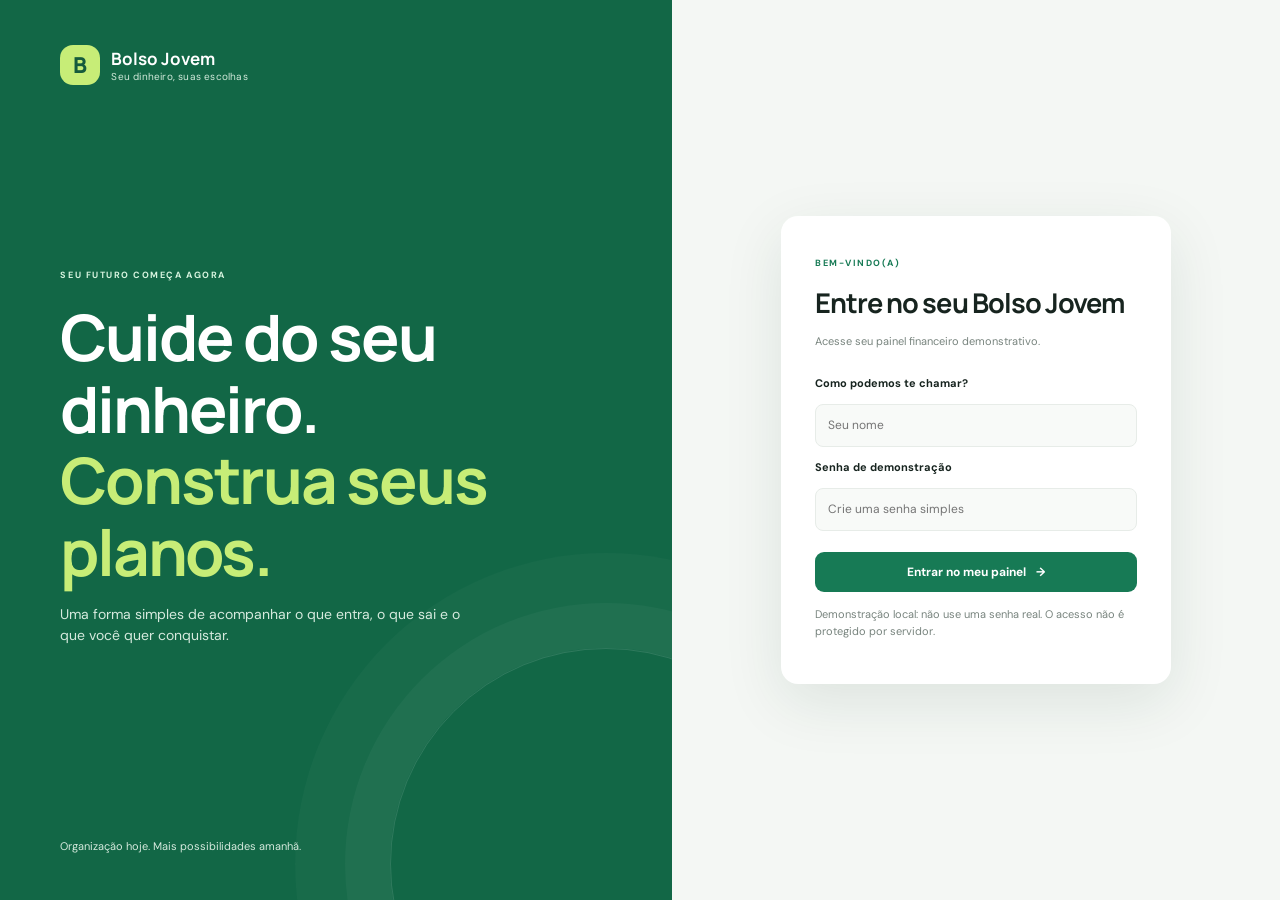
<file: index.html>
<!doctype html>
<html lang="pt-BR">
<head>
  <meta charset="utf-8">
  <meta name="viewport" content="width=device-width, initial-scale=1">
  <meta http-equiv="refresh" content="0; url=pages/login.html">
  <title>Bolso Jovem</title>
</head>
<body>
  <p>Abrindo o Bolso Jovem… <a href="pages/login.html">Clique aqui se não for redirecionado.</a></p>
  <script>window.location.replace("pages/login.html");</script>
</body>
</html>
</file>
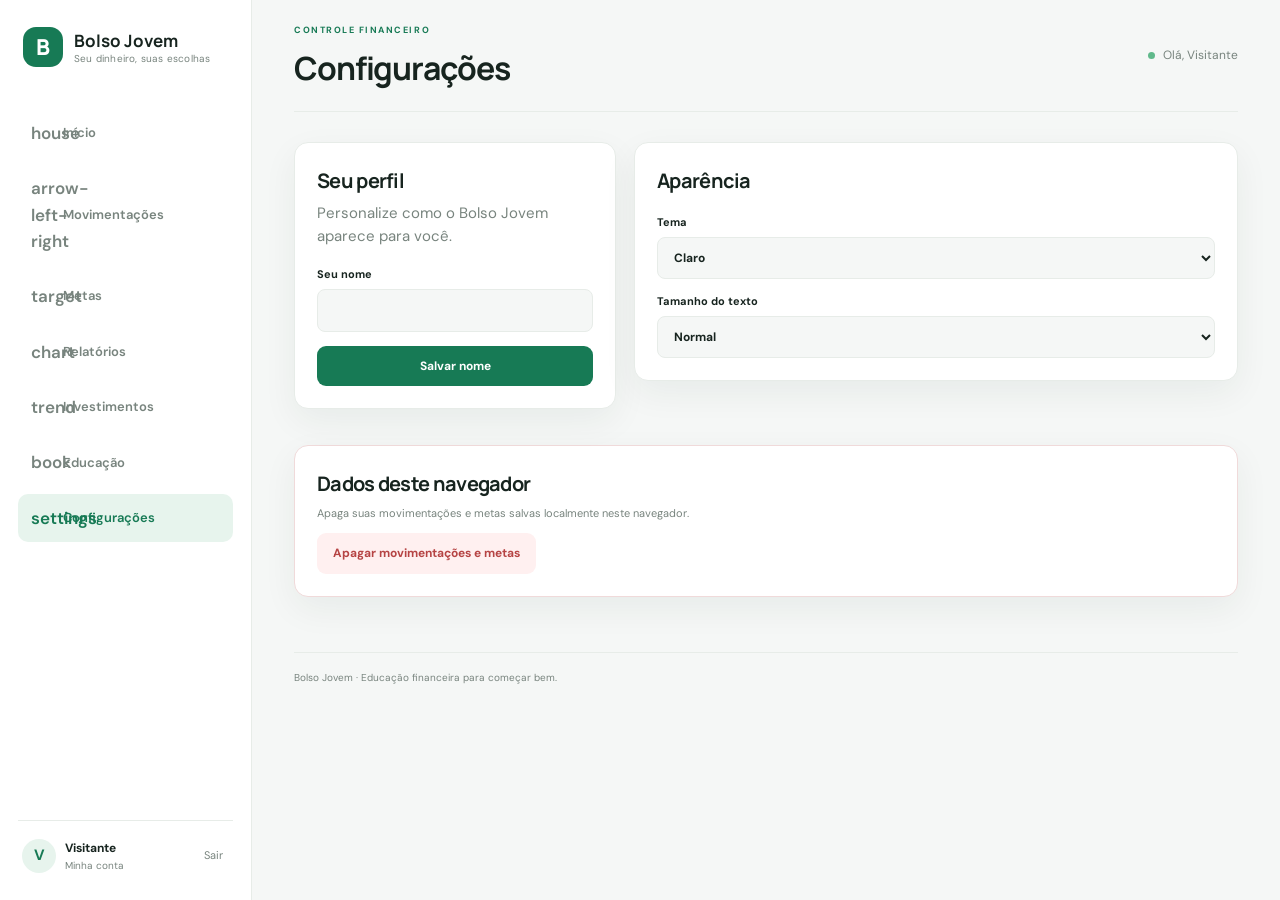
<file: pages/configuracoes.html>
<!doctype html>
<html lang="pt-BR">
<head>
  <meta charset="utf-8">
  <meta name="viewport" content="width=device-width, initial-scale=1">
  <title>Configurações | Bolso Jovem</title>
  <link rel="stylesheet" href="../assets/css/style.css">
  <script src="../assets/js/config.js"></script>
  <script src="../assets/js/dados.js"></script>
</head>
<body>
  <div class="app-shell">
    <aside class="sidebar">
      <a class="brand" href="inicio.html"><span class="brand-mark">B</span><span>Bolso <b>Jovem</b><small>Seu dinheiro, suas escolhas</small></span></a>
      <nav class="main-nav"><a class="nav-link " href="inicio.html"><span class="nav-symbol">house</span>Início</a>
<a class="nav-link " href="movimentacoes.html"><span class="nav-symbol">arrow-left-right</span>Movimentações</a>
<a class="nav-link " href="metas.html"><span class="nav-symbol">target</span>Metas</a>
<a class="nav-link " href="relatorios.html"><span class="nav-symbol">chart</span>Relatórios</a>
<a class="nav-link " href="investimentos.html"><span class="nav-symbol">trend</span>Investimentos</a>
<a class="nav-link " href="educacao.html"><span class="nav-symbol">book</span>Educação</a>
<a class="nav-link active" href="configuracoes.html"><span class="nav-symbol">settings</span>Configurações</a></nav>
      <div class="sidebar-bottom"><div class="user-mini"><span class="avatar" id="avatar-inicial">V</span><span><b id="sidebar-nome">Visitante</b><small>Minha conta</small></span></div><button class="text-button" id="sair-btn" type="button">Sair</button></div>
    </aside>
    <main class="main-content">
      <header class="topbar"><div><span class="eyebrow">CONTROLE FINANCEIRO</span><h1>Configurações</h1></div><div class="topbar-user"><span class="status-dot"></span><span id="topbar-nome">Olá!</span></div></header>
      <section class="page-content">
<div class="two-column">
 <section class="panel"><h2>Seu perfil</h2><p class="muted">Personalize como o Bolso Jovem aparece para você.</p><form id="config-form" class="stack-form"><label>Seu nome<input id="config-nome" required maxlength="40"></label><button class="btn btn-primary">Salvar nome</button></form></section>
 <section class="panel"><h2>Aparência</h2><div class="stack-form"><label>Tema<select id="tema"><option value="light">Claro</option><option value="dark">Escuro</option></select></label><label>Tamanho do texto<select id="texto"><option value="normal">Normal</option><option value="large">Grande</option></select></label></div></section>
</div>
<section class="panel danger-zone"><h2>Dados deste navegador</h2><p class="muted">Apaga suas movimentações e metas salvas localmente neste navegador.</p><button id="limpar" class="btn btn-danger">Apagar movimentações e metas</button></section>
</section>
      <footer class="footer">Bolso Jovem · Educação financeira para começar bem.</footer>
    </main>
  </div>
  <script>
    document.addEventListener('DOMContentLoaded', () => {
      const nome = BJ.getNome() || 'Visitante';
      document.querySelectorAll('#sidebar-nome,#topbar-nome').forEach(el => el.textContent = el.id === 'topbar-nome' ? `Olá, ${nome}` : nome);
      const inicial = document.getElementById('avatar-inicial');
      if (inicial) inicial.textContent = nome.trim().charAt(0).toUpperCase() || 'V';
      document.getElementById('sair-btn')?.addEventListener('click', () => { BJ.logout(); location.href='login.html'; });
    });
  </script>
  <script src="../assets/js/pages/configuracoes.js"></script>
</body>
</html>
</file>
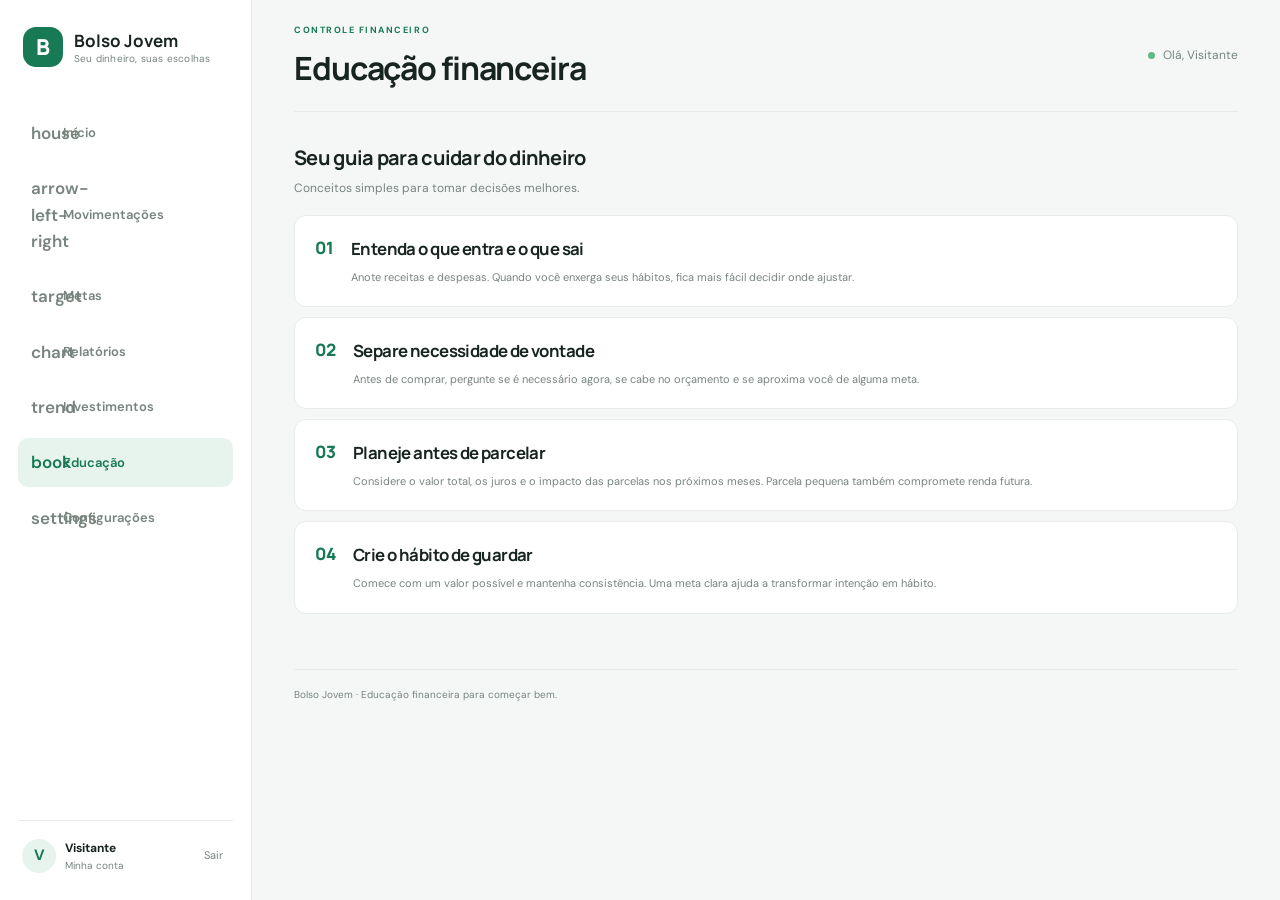
<file: pages/educacao.html>
<!doctype html>
<html lang="pt-BR">
<head>
  <meta charset="utf-8">
  <meta name="viewport" content="width=device-width, initial-scale=1">
  <title>Educação financeira | Bolso Jovem</title>
  <link rel="stylesheet" href="../assets/css/style.css">
  <script src="../assets/js/config.js"></script>
  <script src="../assets/js/dados.js"></script>
</head>
<body>
  <div class="app-shell">
    <aside class="sidebar">
      <a class="brand" href="inicio.html"><span class="brand-mark">B</span><span>Bolso <b>Jovem</b><small>Seu dinheiro, suas escolhas</small></span></a>
      <nav class="main-nav"><a class="nav-link " href="inicio.html"><span class="nav-symbol">house</span>Início</a>
<a class="nav-link " href="movimentacoes.html"><span class="nav-symbol">arrow-left-right</span>Movimentações</a>
<a class="nav-link " href="metas.html"><span class="nav-symbol">target</span>Metas</a>
<a class="nav-link " href="relatorios.html"><span class="nav-symbol">chart</span>Relatórios</a>
<a class="nav-link " href="investimentos.html"><span class="nav-symbol">trend</span>Investimentos</a>
<a class="nav-link active" href="educacao.html"><span class="nav-symbol">book</span>Educação</a>
<a class="nav-link " href="configuracoes.html"><span class="nav-symbol">settings</span>Configurações</a></nav>
      <div class="sidebar-bottom"><div class="user-mini"><span class="avatar" id="avatar-inicial">V</span><span><b id="sidebar-nome">Visitante</b><small>Minha conta</small></span></div><button class="text-button" id="sair-btn" type="button">Sair</button></div>
    </aside>
    <main class="main-content">
      <header class="topbar"><div><span class="eyebrow">CONTROLE FINANCEIRO</span><h1>Educação financeira</h1></div><div class="topbar-user"><span class="status-dot"></span><span id="topbar-nome">Olá!</span></div></header>
      <section class="page-content">
<div class="section-heading"><h2>Seu guia para cuidar do dinheiro</h2><p class="muted">Conceitos simples para tomar decisões melhores.</p></div>
<div class="lesson-list">
 <article class="lesson"><span>01</span><div><h3>Entenda o que entra e o que sai</h3><p>Anote receitas e despesas. Quando você enxerga seus hábitos, fica mais fácil decidir onde ajustar.</p></div></article>
 <article class="lesson"><span>02</span><div><h3>Separe necessidade de vontade</h3><p>Antes de comprar, pergunte se é necessário agora, se cabe no orçamento e se aproxima você de alguma meta.</p></div></article>
 <article class="lesson"><span>03</span><div><h3>Planeje antes de parcelar</h3><p>Considere o valor total, os juros e o impacto das parcelas nos próximos meses. Parcela pequena também compromete renda futura.</p></div></article>
 <article class="lesson"><span>04</span><div><h3>Crie o hábito de guardar</h3><p>Comece com um valor possível e mantenha consistência. Uma meta clara ajuda a transformar intenção em hábito.</p></div></article>
</div>
</section>
      <footer class="footer">Bolso Jovem · Educação financeira para começar bem.</footer>
    </main>
  </div>
  <script>
    document.addEventListener('DOMContentLoaded', () => {
      const nome = BJ.getNome() || 'Visitante';
      document.querySelectorAll('#sidebar-nome,#topbar-nome').forEach(el => el.textContent = el.id === 'topbar-nome' ? `Olá, ${nome}` : nome);
      const inicial = document.getElementById('avatar-inicial');
      if (inicial) inicial.textContent = nome.trim().charAt(0).toUpperCase() || 'V';
      document.getElementById('sair-btn')?.addEventListener('click', () => { BJ.logout(); location.href='login.html'; });
    });
  </script>
  
</body>
</html>
</file>
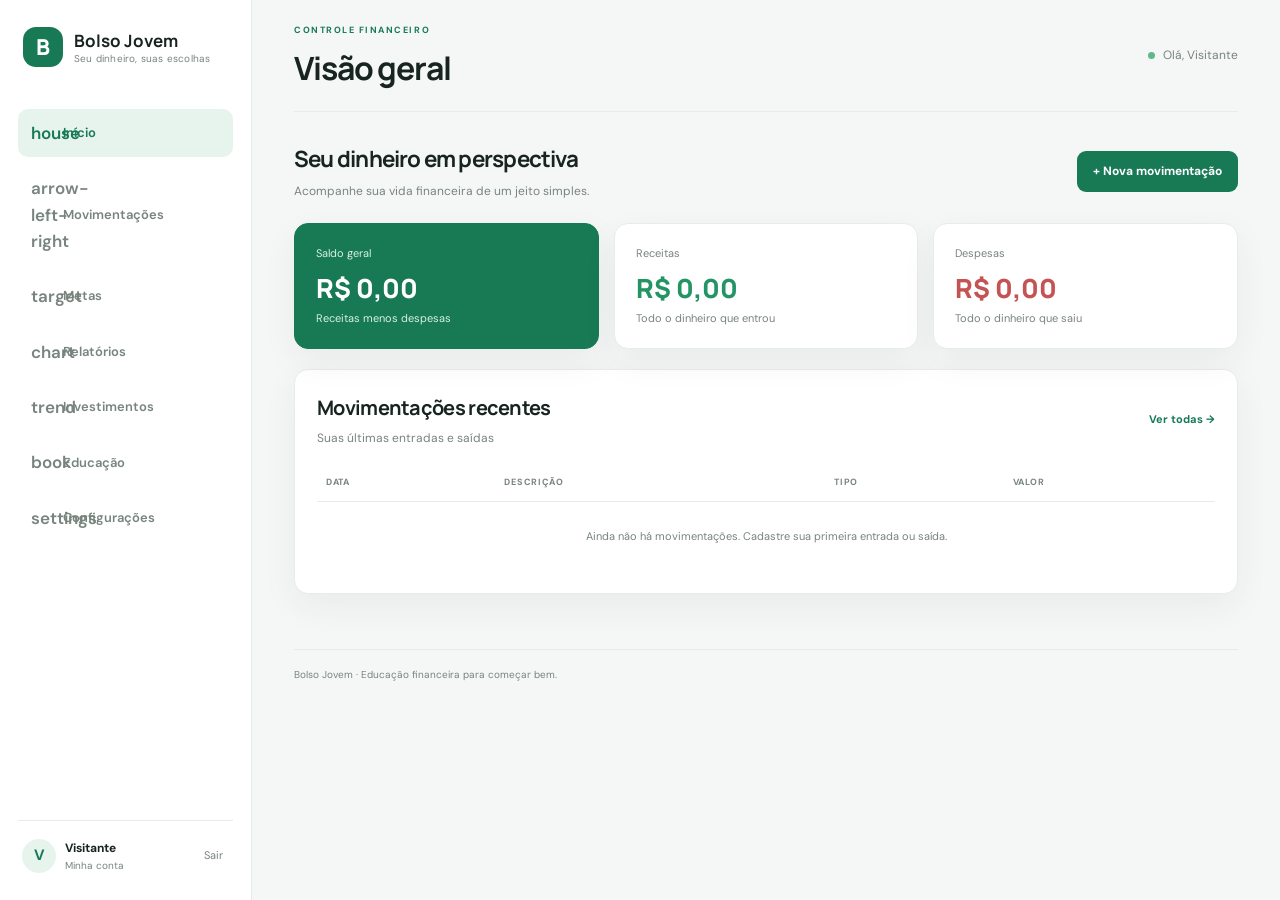
<file: pages/inicio.html>
<!doctype html>
<html lang="pt-BR">
<head>
  <meta charset="utf-8">
  <meta name="viewport" content="width=device-width, initial-scale=1">
  <title>Visão geral | Bolso Jovem</title>
  <link rel="stylesheet" href="../assets/css/style.css">
  <script src="../assets/js/config.js"></script>
  <script src="../assets/js/dados.js"></script>
</head>
<body>
  <div class="app-shell">
    <aside class="sidebar">
      <a class="brand" href="inicio.html"><span class="brand-mark">B</span><span>Bolso <b>Jovem</b><small>Seu dinheiro, suas escolhas</small></span></a>
      <nav class="main-nav"><a class="nav-link active" href="inicio.html"><span class="nav-symbol">house</span>Início</a>
<a class="nav-link " href="movimentacoes.html"><span class="nav-symbol">arrow-left-right</span>Movimentações</a>
<a class="nav-link " href="metas.html"><span class="nav-symbol">target</span>Metas</a>
<a class="nav-link " href="relatorios.html"><span class="nav-symbol">chart</span>Relatórios</a>
<a class="nav-link " href="investimentos.html"><span class="nav-symbol">trend</span>Investimentos</a>
<a class="nav-link " href="educacao.html"><span class="nav-symbol">book</span>Educação</a>
<a class="nav-link " href="configuracoes.html"><span class="nav-symbol">settings</span>Configurações</a></nav>
      <div class="sidebar-bottom"><div class="user-mini"><span class="avatar" id="avatar-inicial">V</span><span><b id="sidebar-nome">Visitante</b><small>Minha conta</small></span></div><button class="text-button" id="sair-btn" type="button">Sair</button></div>
    </aside>
    <main class="main-content">
      <header class="topbar"><div><span class="eyebrow">CONTROLE FINANCEIRO</span><h1>Visão geral</h1></div><div class="topbar-user"><span class="status-dot"></span><span id="topbar-nome">Olá!</span></div></header>
      <section class="page-content">
<div class="welcome-row"><div><h2>Seu dinheiro em perspectiva</h2><p class="muted">Acompanhe sua vida financeira de um jeito simples.</p></div><a class="btn btn-primary" href="movimentacoes.html">+ Nova movimentação</a></div>
<div class="stats-grid">
 <article class="stat-card featured"><span>Saldo geral</span><strong id="saldo">R$ 0,00</strong><small>Receitas menos despesas</small></article>
 <article class="stat-card"><span>Receitas</span><strong id="receitas" class="positive">R$ 0,00</strong><small>Todo o dinheiro que entrou</small></article>
 <article class="stat-card"><span>Despesas</span><strong id="despesas" class="negative">R$ 0,00</strong><small>Todo o dinheiro que saiu</small></article>
</div>
<section class="panel"><div class="panel-heading"><div><h2>Movimentações recentes</h2><p class="muted">Suas últimas entradas e saídas</p></div><a class="inline-link" href="movimentacoes.html">Ver todas →</a></div>
<div class="table-wrap"><table><thead><tr><th>Data</th><th>Descrição</th><th>Tipo</th><th>Valor</th></tr></thead><tbody id="recentes"></tbody></table></div></section>
</section>
      <footer class="footer">Bolso Jovem · Educação financeira para começar bem.</footer>
    </main>
  </div>
  <script>
    document.addEventListener('DOMContentLoaded', () => {
      const nome = BJ.getNome() || 'Visitante';
      document.querySelectorAll('#sidebar-nome,#topbar-nome').forEach(el => el.textContent = el.id === 'topbar-nome' ? `Olá, ${nome}` : nome);
      const inicial = document.getElementById('avatar-inicial');
      if (inicial) inicial.textContent = nome.trim().charAt(0).toUpperCase() || 'V';
      document.getElementById('sair-btn')?.addEventListener('click', () => { BJ.logout(); location.href='login.html'; });
    });
  </script>
  <script src="../assets/js/pages/inicio.js"></script>
</body>
</html>
</file>
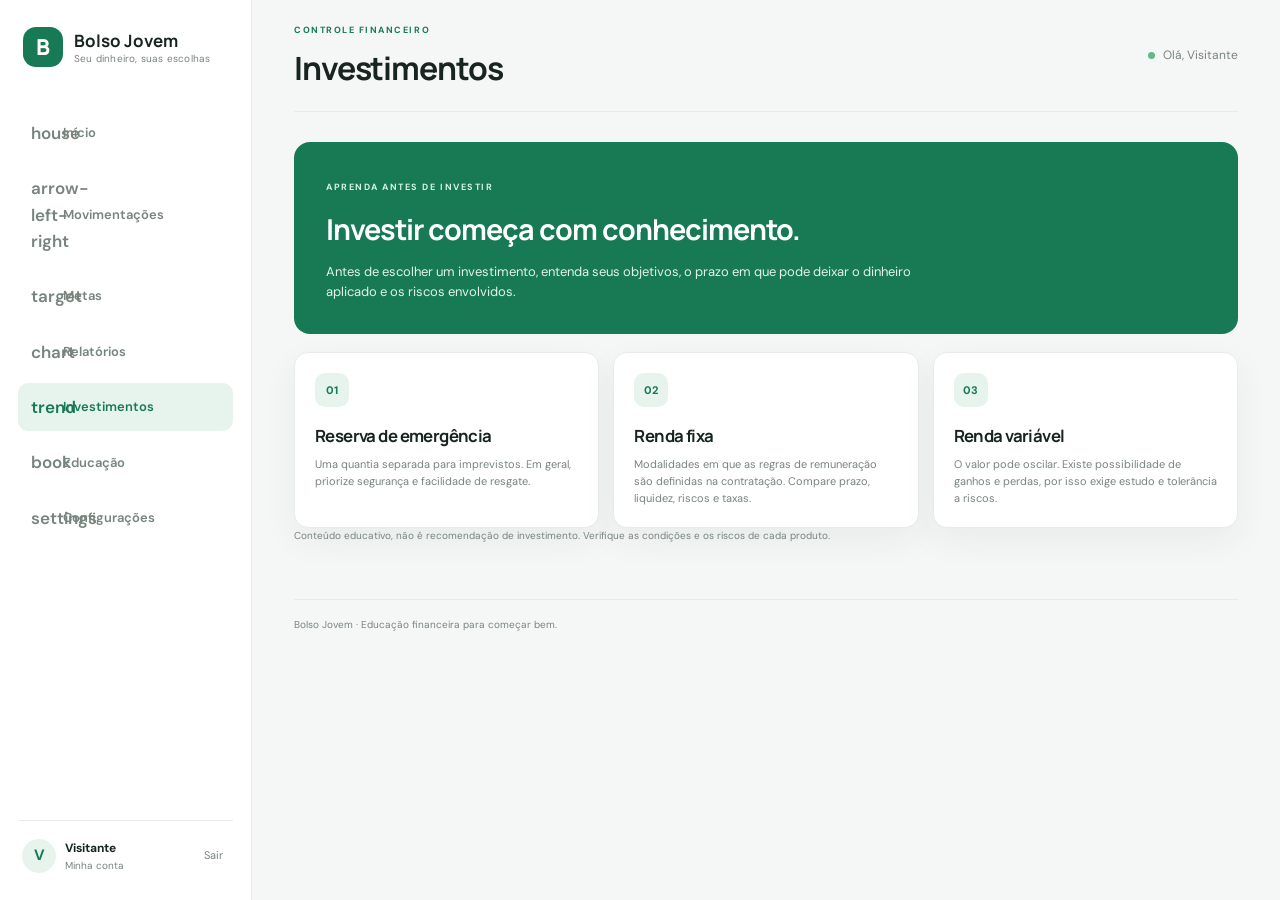
<file: pages/investimentos.html>
<!doctype html>
<html lang="pt-BR">
<head>
  <meta charset="utf-8">
  <meta name="viewport" content="width=device-width, initial-scale=1">
  <title>Investimentos | Bolso Jovem</title>
  <link rel="stylesheet" href="../assets/css/style.css">
  <script src="../assets/js/config.js"></script>
  <script src="../assets/js/dados.js"></script>
</head>
<body>
  <div class="app-shell">
    <aside class="sidebar">
      <a class="brand" href="inicio.html"><span class="brand-mark">B</span><span>Bolso <b>Jovem</b><small>Seu dinheiro, suas escolhas</small></span></a>
      <nav class="main-nav"><a class="nav-link " href="inicio.html"><span class="nav-symbol">house</span>Início</a>
<a class="nav-link " href="movimentacoes.html"><span class="nav-symbol">arrow-left-right</span>Movimentações</a>
<a class="nav-link " href="metas.html"><span class="nav-symbol">target</span>Metas</a>
<a class="nav-link " href="relatorios.html"><span class="nav-symbol">chart</span>Relatórios</a>
<a class="nav-link active" href="investimentos.html"><span class="nav-symbol">trend</span>Investimentos</a>
<a class="nav-link " href="educacao.html"><span class="nav-symbol">book</span>Educação</a>
<a class="nav-link " href="configuracoes.html"><span class="nav-symbol">settings</span>Configurações</a></nav>
      <div class="sidebar-bottom"><div class="user-mini"><span class="avatar" id="avatar-inicial">V</span><span><b id="sidebar-nome">Visitante</b><small>Minha conta</small></span></div><button class="text-button" id="sair-btn" type="button">Sair</button></div>
    </aside>
    <main class="main-content">
      <header class="topbar"><div><span class="eyebrow">CONTROLE FINANCEIRO</span><h1>Investimentos</h1></div><div class="topbar-user"><span class="status-dot"></span><span id="topbar-nome">Olá!</span></div></header>
      <section class="page-content">
<section class="hero-card"><span class="eyebrow light">APRENDA ANTES DE INVESTIR</span><h2>Investir começa com conhecimento.</h2><p>Antes de escolher um investimento, entenda seus objetivos, o prazo em que pode deixar o dinheiro aplicado e os riscos envolvidos.</p></section>
<div class="cards-grid">
 <article class="info-card"><span class="info-icon">01</span><h3>Reserva de emergência</h3><p>Uma quantia separada para imprevistos. Em geral, priorize segurança e facilidade de resgate.</p></article>
 <article class="info-card"><span class="info-icon">02</span><h3>Renda fixa</h3><p>Modalidades em que as regras de remuneração são definidas na contratação. Compare prazo, liquidez, riscos e taxas.</p></article>
 <article class="info-card"><span class="info-icon">03</span><h3>Renda variável</h3><p>O valor pode oscilar. Existe possibilidade de ganhos e perdas, por isso exige estudo e tolerância a riscos.</p></article>
</div><p class="tiny muted">Conteúdo educativo, não é recomendação de investimento. Verifique as condições e os riscos de cada produto.</p>
</section>
      <footer class="footer">Bolso Jovem · Educação financeira para começar bem.</footer>
    </main>
  </div>
  <script>
    document.addEventListener('DOMContentLoaded', () => {
      const nome = BJ.getNome() || 'Visitante';
      document.querySelectorAll('#sidebar-nome,#topbar-nome').forEach(el => el.textContent = el.id === 'topbar-nome' ? `Olá, ${nome}` : nome);
      const inicial = document.getElementById('avatar-inicial');
      if (inicial) inicial.textContent = nome.trim().charAt(0).toUpperCase() || 'V';
      document.getElementById('sair-btn')?.addEventListener('click', () => { BJ.logout(); location.href='login.html'; });
    });
  </script>
  
</body>
</html>
</file>
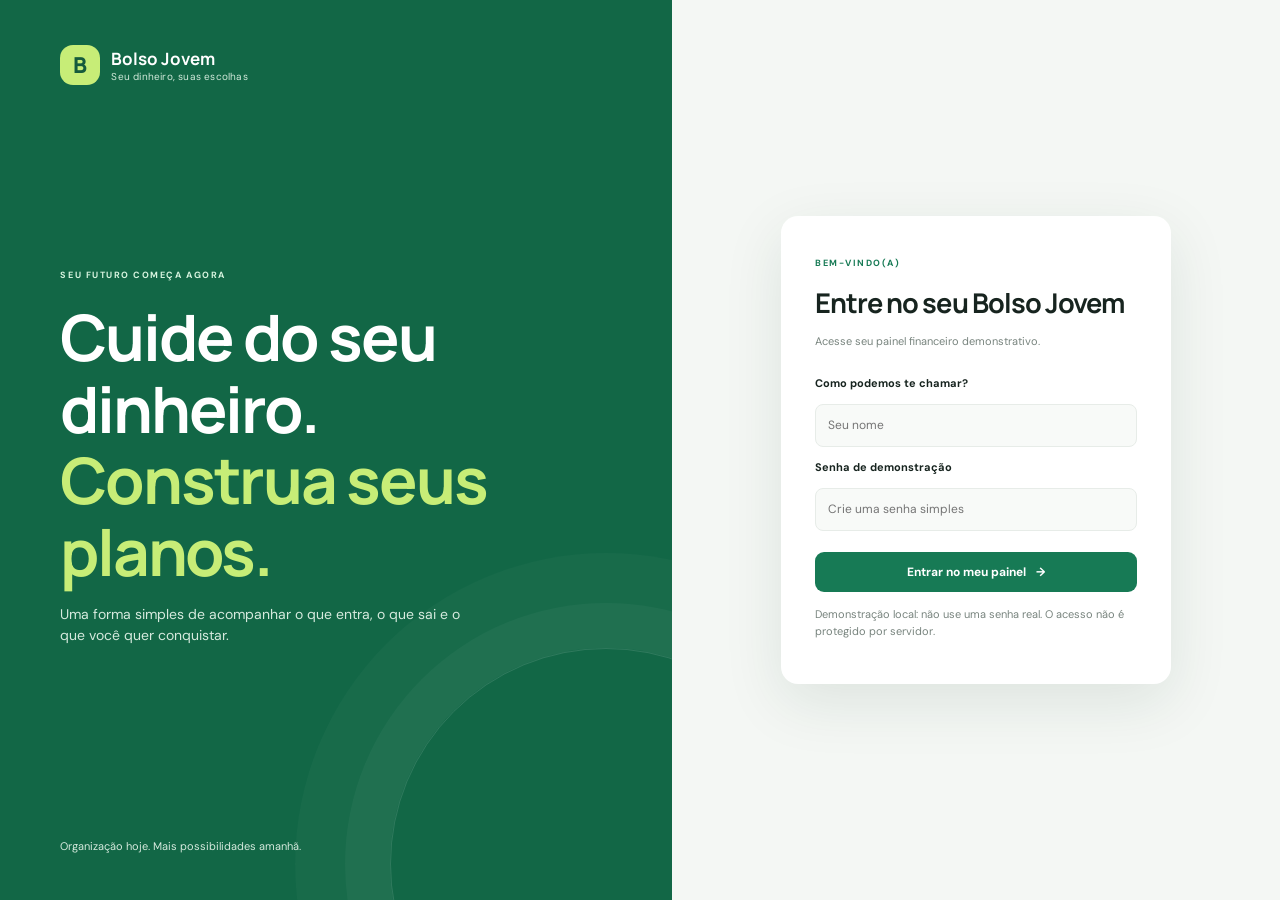
<file: pages/login.html>
<!doctype html>
<html lang="pt-BR">
<head>
  <meta charset="utf-8"><meta name="viewport" content="width=device-width, initial-scale=1">
  <title>Entrar | Bolso Jovem</title><link rel="stylesheet" href="../assets/css/style.css">
  <script src="../assets/js/config.js"></script><script src="../assets/js/dados.js"></script>
</head>
<body class="login-page">
  <main class="login-layout">
    <section class="login-intro"><a class="brand brand-light" href="../index.html"><span class="brand-mark">B</span><span>Bolso <b>Jovem</b><small>Seu dinheiro, suas escolhas</small></span></a>
      <div class="intro-copy"><span class="eyebrow light">SEU FUTURO COMEÇA AGORA</span><h1>Cuide do seu dinheiro.<br><em>Construa seus planos.</em></h1><p>Uma forma simples de acompanhar o que entra, o que sai e o que você quer conquistar.</p></div>
      <div class="intro-note">Organização hoje. Mais possibilidades amanhã.</div>
    </section>
    <section class="login-panel"><div class="login-card"><span class="eyebrow">BEM-VINDO(A)</span><h2>Entre no seu Bolso Jovem</h2><p class="muted">Acesse seu painel financeiro demonstrativo.</p>
      <form id="login-form"><label for="nome">Como podemos te chamar?</label><input id="nome" name="nome" placeholder="Seu nome" required maxlength="40"><label for="senha">Senha de demonstração</label><input id="senha" name="senha" type="password" placeholder="Crie uma senha simples" required minlength="4"><button class="btn btn-primary btn-full" type="submit">Entrar no meu painel <span>→</span></button></form>
      <p class="tiny muted">Demonstração local: não use uma senha real. O acesso não é protegido por servidor.</p><p id="login-erro" class="form-error" role="alert"></p>
    </div></section>
  </main>
  <script src="../assets/js/pages/login.js"></script>
</body></html>
</file>
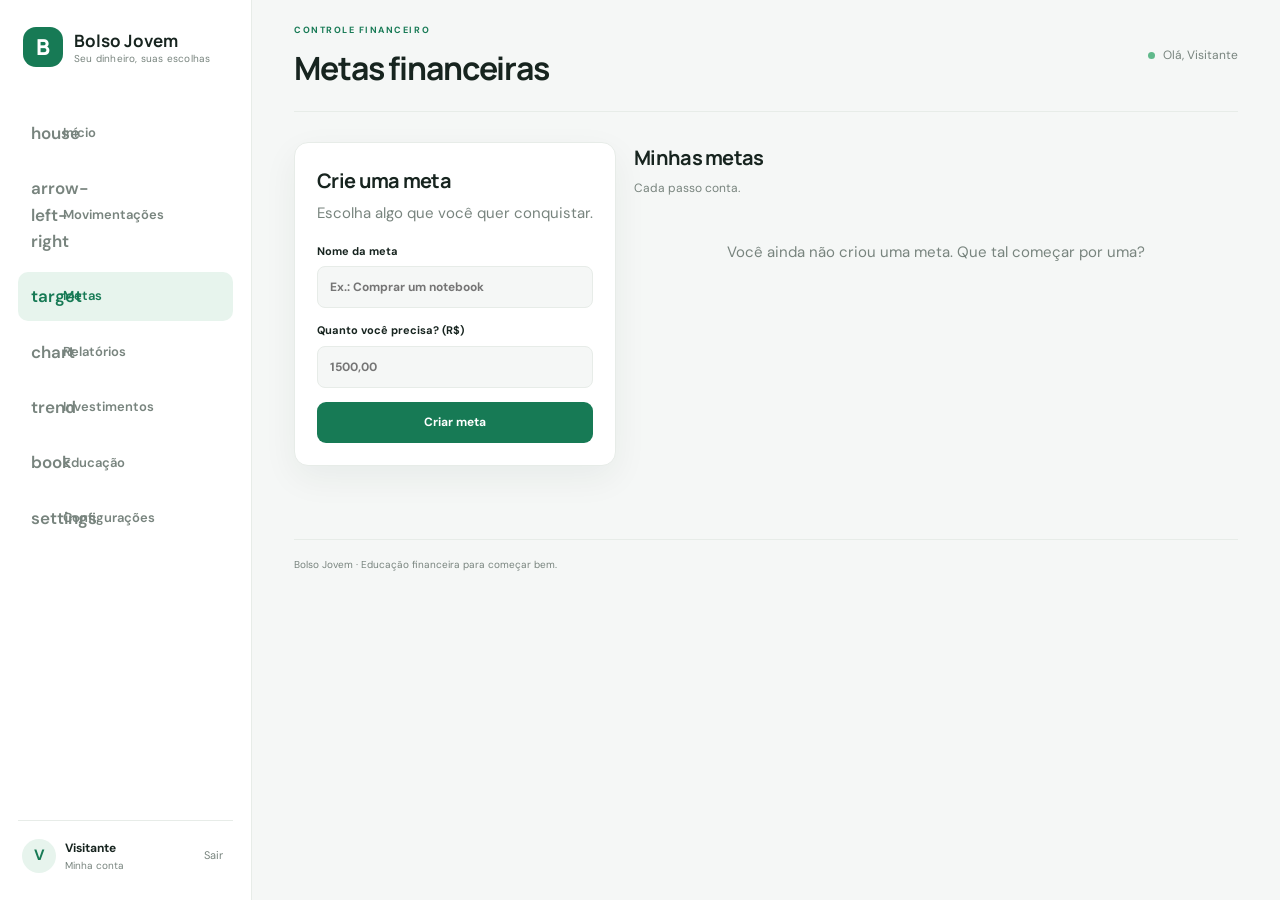
<file: pages/metas.html>
<!doctype html>
<html lang="pt-BR">
<head>
  <meta charset="utf-8">
  <meta name="viewport" content="width=device-width, initial-scale=1">
  <title>Metas financeiras | Bolso Jovem</title>
  <link rel="stylesheet" href="../assets/css/style.css">
  <script src="../assets/js/config.js"></script>
  <script src="../assets/js/dados.js"></script>
</head>
<body>
  <div class="app-shell">
    <aside class="sidebar">
      <a class="brand" href="inicio.html"><span class="brand-mark">B</span><span>Bolso <b>Jovem</b><small>Seu dinheiro, suas escolhas</small></span></a>
      <nav class="main-nav"><a class="nav-link " href="inicio.html"><span class="nav-symbol">house</span>Início</a>
<a class="nav-link " href="movimentacoes.html"><span class="nav-symbol">arrow-left-right</span>Movimentações</a>
<a class="nav-link active" href="metas.html"><span class="nav-symbol">target</span>Metas</a>
<a class="nav-link " href="relatorios.html"><span class="nav-symbol">chart</span>Relatórios</a>
<a class="nav-link " href="investimentos.html"><span class="nav-symbol">trend</span>Investimentos</a>
<a class="nav-link " href="educacao.html"><span class="nav-symbol">book</span>Educação</a>
<a class="nav-link " href="configuracoes.html"><span class="nav-symbol">settings</span>Configurações</a></nav>
      <div class="sidebar-bottom"><div class="user-mini"><span class="avatar" id="avatar-inicial">V</span><span><b id="sidebar-nome">Visitante</b><small>Minha conta</small></span></div><button class="text-button" id="sair-btn" type="button">Sair</button></div>
    </aside>
    <main class="main-content">
      <header class="topbar"><div><span class="eyebrow">CONTROLE FINANCEIRO</span><h1>Metas financeiras</h1></div><div class="topbar-user"><span class="status-dot"></span><span id="topbar-nome">Olá!</span></div></header>
      <section class="page-content">
<div class="two-column">
 <section class="panel form-panel"><h2>Crie uma meta</h2><p class="muted">Escolha algo que você quer conquistar.</p><form id="meta-form" class="stack-form"><label>Nome da meta<input name="nome" placeholder="Ex.: Comprar um notebook" required maxlength="60"></label><label>Quanto você precisa? (R$)<input name="alvo" type="number" min="0.01" step="0.01" placeholder="1500,00" required></label><button class="btn btn-primary">Criar meta</button></form></section>
 <section><div class="section-heading"><h2>Minhas metas</h2><p class="muted">Cada passo conta.</p></div><div id="metas-lista" class="goal-list"></div></section>
</div>
</section>
      <footer class="footer">Bolso Jovem · Educação financeira para começar bem.</footer>
    </main>
  </div>
  <script>
    document.addEventListener('DOMContentLoaded', () => {
      const nome = BJ.getNome() || 'Visitante';
      document.querySelectorAll('#sidebar-nome,#topbar-nome').forEach(el => el.textContent = el.id === 'topbar-nome' ? `Olá, ${nome}` : nome);
      const inicial = document.getElementById('avatar-inicial');
      if (inicial) inicial.textContent = nome.trim().charAt(0).toUpperCase() || 'V';
      document.getElementById('sair-btn')?.addEventListener('click', () => { BJ.logout(); location.href='login.html'; });
    });
  </script>
  <script src="../assets/js/pages/metas.js"></script>
</body>
</html>
</file>
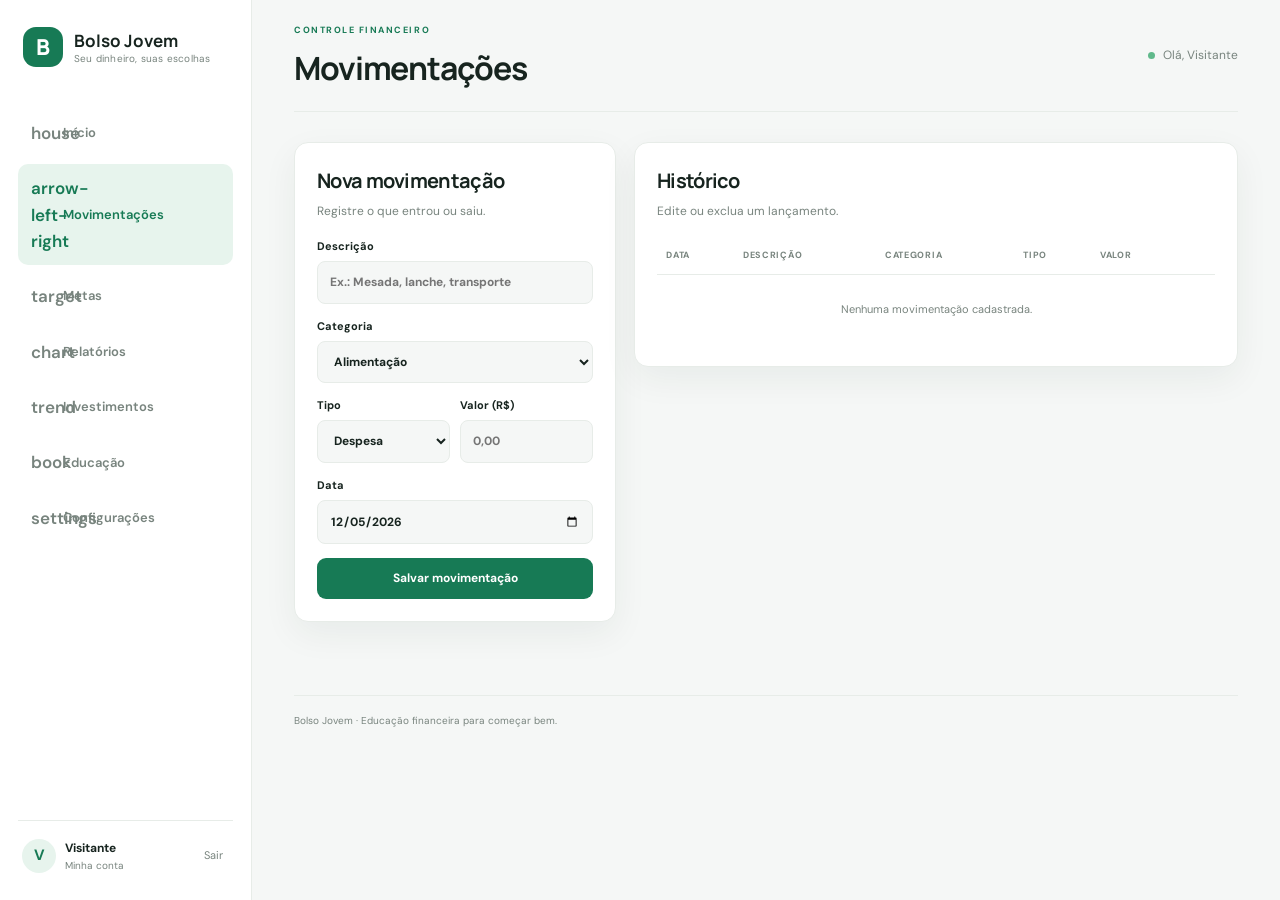
<file: pages/movimentacoes.html>
<!doctype html>
<html lang="pt-BR">
<head>
  <meta charset="utf-8">
  <meta name="viewport" content="width=device-width, initial-scale=1">
  <title>Movimentações | Bolso Jovem</title>
  <link rel="stylesheet" href="../assets/css/style.css">
  <script src="../assets/js/config.js"></script>
  <script src="../assets/js/dados.js"></script>
</head>
<body>
  <div class="app-shell">
    <aside class="sidebar">
      <a class="brand" href="inicio.html"><span class="brand-mark">B</span><span>Bolso <b>Jovem</b><small>Seu dinheiro, suas escolhas</small></span></a>
      <nav class="main-nav"><a class="nav-link " href="inicio.html"><span class="nav-symbol">house</span>Início</a>
<a class="nav-link active" href="movimentacoes.html"><span class="nav-symbol">arrow-left-right</span>Movimentações</a>
<a class="nav-link " href="metas.html"><span class="nav-symbol">target</span>Metas</a>
<a class="nav-link " href="relatorios.html"><span class="nav-symbol">chart</span>Relatórios</a>
<a class="nav-link " href="investimentos.html"><span class="nav-symbol">trend</span>Investimentos</a>
<a class="nav-link " href="educacao.html"><span class="nav-symbol">book</span>Educação</a>
<a class="nav-link " href="configuracoes.html"><span class="nav-symbol">settings</span>Configurações</a></nav>
      <div class="sidebar-bottom"><div class="user-mini"><span class="avatar" id="avatar-inicial">V</span><span><b id="sidebar-nome">Visitante</b><small>Minha conta</small></span></div><button class="text-button" id="sair-btn" type="button">Sair</button></div>
    </aside>
    <main class="main-content">
      <header class="topbar"><div><span class="eyebrow">CONTROLE FINANCEIRO</span><h1>Movimentações</h1></div><div class="topbar-user"><span class="status-dot"></span><span id="topbar-nome">Olá!</span></div></header>
      <section class="page-content">
<div class="two-column">
 <section class="panel form-panel"><div class="panel-heading"><div><h2 id="form-titulo">Nova movimentação</h2><p class="muted">Registre o que entrou ou saiu.</p></div></div>
 <form id="mov-form" class="stack-form"><input type="hidden" id="mov-id"><label>Descrição<input name="descricao" placeholder="Ex.: Mesada, lanche, transporte" required maxlength="70"></label><label>Categoria<select name="categoria"><option>Alimentação</option><option>Transporte</option><option>Educação</option><option>Lazer</option><option>Moradia</option><option>Saúde</option><option>Salário / mesada</option><option>Outros</option></select></label><div class="form-grid"><label>Tipo<select name="tipo"><option value="despesa">Despesa</option><option value="receita">Receita</option></select></label><label>Valor (R$)<input name="valor" type="number" min="0.01" step="0.01" placeholder="0,00" required></label></div><label>Data<input name="data" type="date" required></label><button class="btn btn-primary" type="submit">Salvar movimentação</button></form></section>
 <section class="panel"><div class="panel-heading"><div><h2>Histórico</h2><p class="muted">Edite ou exclua um lançamento.</p></div></div><div class="table-wrap"><table><thead><tr><th>Data</th><th>Descrição</th><th>Categoria</th><th>Tipo</th><th>Valor</th><th></th></tr></thead><tbody id="mov-lista"></tbody></table></div></section>
</div>
</section>
      <footer class="footer">Bolso Jovem · Educação financeira para começar bem.</footer>
    </main>
  </div>
  <script>
    document.addEventListener('DOMContentLoaded', () => {
      const nome = BJ.getNome() || 'Visitante';
      document.querySelectorAll('#sidebar-nome,#topbar-nome').forEach(el => el.textContent = el.id === 'topbar-nome' ? `Olá, ${nome}` : nome);
      const inicial = document.getElementById('avatar-inicial');
      if (inicial) inicial.textContent = nome.trim().charAt(0).toUpperCase() || 'V';
      document.getElementById('sair-btn')?.addEventListener('click', () => { BJ.logout(); location.href='login.html'; });
    });
  </script>
  <script src="../assets/js/pages/movimentacoes.js"></script>
</body>
</html>
</file>
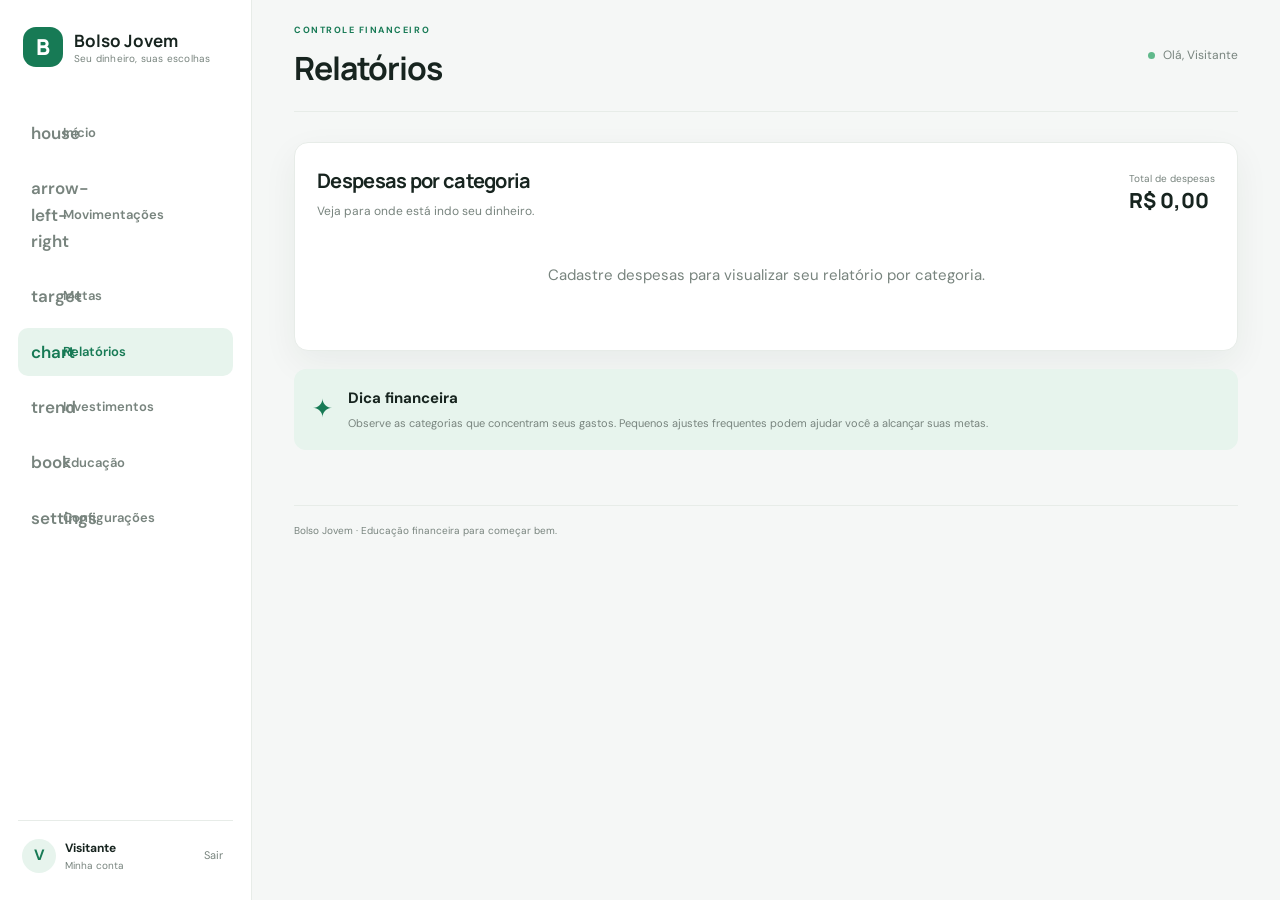
<file: pages/relatorios.html>
<!doctype html>
<html lang="pt-BR">
<head>
  <meta charset="utf-8">
  <meta name="viewport" content="width=device-width, initial-scale=1">
  <title>Relatórios | Bolso Jovem</title>
  <link rel="stylesheet" href="../assets/css/style.css">
  <script src="../assets/js/config.js"></script>
  <script src="../assets/js/dados.js"></script>
</head>
<body>
  <div class="app-shell">
    <aside class="sidebar">
      <a class="brand" href="inicio.html"><span class="brand-mark">B</span><span>Bolso <b>Jovem</b><small>Seu dinheiro, suas escolhas</small></span></a>
      <nav class="main-nav"><a class="nav-link " href="inicio.html"><span class="nav-symbol">house</span>Início</a>
<a class="nav-link " href="movimentacoes.html"><span class="nav-symbol">arrow-left-right</span>Movimentações</a>
<a class="nav-link " href="metas.html"><span class="nav-symbol">target</span>Metas</a>
<a class="nav-link active" href="relatorios.html"><span class="nav-symbol">chart</span>Relatórios</a>
<a class="nav-link " href="investimentos.html"><span class="nav-symbol">trend</span>Investimentos</a>
<a class="nav-link " href="educacao.html"><span class="nav-symbol">book</span>Educação</a>
<a class="nav-link " href="configuracoes.html"><span class="nav-symbol">settings</span>Configurações</a></nav>
      <div class="sidebar-bottom"><div class="user-mini"><span class="avatar" id="avatar-inicial">V</span><span><b id="sidebar-nome">Visitante</b><small>Minha conta</small></span></div><button class="text-button" id="sair-btn" type="button">Sair</button></div>
    </aside>
    <main class="main-content">
      <header class="topbar"><div><span class="eyebrow">CONTROLE FINANCEIRO</span><h1>Relatórios</h1></div><div class="topbar-user"><span class="status-dot"></span><span id="topbar-nome">Olá!</span></div></header>
      <section class="page-content">
<section class="panel report-panel"><div class="panel-heading"><div><h2>Despesas por categoria</h2><p class="muted">Veja para onde está indo seu dinheiro.</p></div><div class="report-total"><small>Total de despesas</small><strong id="total-gastos">R$ 0,00</strong></div></div><div id="categorias" class="report-list"></div></section>
<div class="tip-card"><span class="tip-icon">✦</span><div><b>Dica financeira</b><p>Observe as categorias que concentram seus gastos. Pequenos ajustes frequentes podem ajudar você a alcançar suas metas.</p></div></div>
</section>
      <footer class="footer">Bolso Jovem · Educação financeira para começar bem.</footer>
    </main>
  </div>
  <script>
    document.addEventListener('DOMContentLoaded', () => {
      const nome = BJ.getNome() || 'Visitante';
      document.querySelectorAll('#sidebar-nome,#topbar-nome').forEach(el => el.textContent = el.id === 'topbar-nome' ? `Olá, ${nome}` : nome);
      const inicial = document.getElementById('avatar-inicial');
      if (inicial) inicial.textContent = nome.trim().charAt(0).toUpperCase() || 'V';
      document.getElementById('sair-btn')?.addEventListener('click', () => { BJ.logout(); location.href='login.html'; });
    });
  </script>
  <script src="../assets/js/pages/relatorios.js"></script>
</body>
</html>
</file>
<file: assets/css/style.css>
@import url('https://fonts.googleapis.com/css2?family=DM+Sans:wght@400;500;600;700&family=Manrope:wght@400;500;600;700;800&display=swap');
:root{--bg:#f5f7f6;--surface:#fff;--text:#17241f;--muted:#78847e;--line:#e7ece8;--green:#177a55;--green2:#e7f4ed;--lime:#c7ed77;--red:#c65353;--shadow:0 12px 35px rgba(24,55,40,.06)}
:root[data-theme="dark"]{--bg:#121a16;--surface:#1c2821;--text:#edf5ef;--muted:#a4b2a9;--line:#304037;--green:#7fd5a8;--green2:#263c30;--red:#ff8989;--shadow:none}
:root[data-text="large"]{font-size:18px}
*{box-sizing:border-box}body{margin:0;background:var(--bg);color:var(--text);font-family:'DM Sans',sans-serif;font-size:15px;line-height:1.55}h1,h2,h3,p{margin-top:0}h1,h2,h3{font-family:Manrope,sans-serif;letter-spacing:-.035em}h1{font-size:2rem;margin:.25rem 0 0}h2{font-size:1.25rem;margin-bottom:.35rem}h3{font-size:1.05rem;margin-bottom:.3rem}a{color:inherit;text-decoration:none}button,input,select{font:inherit}.app-shell{min-height:100vh}.sidebar{position:fixed;inset:0 auto 0 0;width:252px;background:var(--surface);border-right:1px solid var(--line);padding:27px 18px;display:flex;flex-direction:column;z-index:3}.brand{display:flex;align-items:center;gap:11px;font:700 17px Manrope;margin:0 5px 42px}.brand small{display:block;font:400 10px 'DM Sans';color:var(--muted);letter-spacing:.02em}.brand-mark{width:40px;height:40px;border-radius:13px;background:var(--green);color:white;display:grid;place-items:center;font:800 22px Manrope}.main-nav{display:grid;gap:7px}.nav-link{display:flex;align-items:center;gap:13px;padding:11px 13px;border-radius:10px;color:var(--muted);font-weight:600;font-size:13px}.nav-link:hover,.nav-link.active{background:var(--green2);color:var(--green)}.nav-symbol{width:19px;text-align:center;font-size:17px}.sidebar-bottom{margin-top:auto;border-top:1px solid var(--line);padding:18px 4px 0;display:flex;align-items:center;gap:9px}.user-mini{display:flex;align-items:center;gap:9px;min-width:0;flex:1}.user-mini b,.user-mini small{display:block}.user-mini b{font-size:12px}.user-mini small{font-size:10px;color:var(--muted)}.avatar{width:34px;height:34px;border-radius:50%;background:var(--green2);color:var(--green);display:grid;place-items:center;font-weight:700}.text-button{border:0;background:none;color:var(--muted);font-size:11px;cursor:pointer}.main-content{margin-left:252px;min-height:100vh;padding:0 42px}.topbar{height:112px;display:flex;align-items:center;justify-content:space-between;border-bottom:1px solid var(--line)}.eyebrow{font-size:9px;letter-spacing:.17em;font-weight:700;color:var(--green)}.topbar-user{font-size:12px;color:var(--muted);display:flex;align-items:center;gap:8px}.status-dot{width:7px;height:7px;border-radius:50%;background:#60b98b}.page-content{max-width:1160px;margin:30px auto 55px}.footer{border-top:1px solid var(--line);padding:17px 0;color:var(--muted);font-size:10px}.muted{color:var(--muted)}.tiny{font-size:10px}.welcome-row,.panel-heading,.goal-top,.report-label{display:flex;justify-content:space-between;align-items:center;gap:15px}.welcome-row{margin-bottom:22px}.welcome-row h2{font-size:1.4rem}.welcome-row p,.panel-heading p{margin:0;font-size:12px}.btn{display:inline-flex;align-items:center;justify-content:center;gap:10px;border:0;border-radius:9px;padding:11px 16px;font-weight:700;font-size:12px;cursor:pointer;transition:.2s}.btn:hover{transform:translateY(-1px);filter:brightness(.98)}.btn-primary{background:var(--green);color:white}.btn-secondary{background:var(--green2);color:var(--green)}.btn-danger{background:#fff0f0;color:#b64444}.btn-small{padding:8px 11px;font-size:10px}.btn-full{width:100%;margin-top:9px}.stats-grid{display:grid;grid-template-columns:repeat(3,1fr);gap:15px;margin-bottom:20px}.stat-card,.panel,.info-card,.goal-card{background:var(--surface);border:1px solid var(--line);border-radius:14px;box-shadow:var(--shadow)}.stat-card{padding:21px}.stat-card span,.stat-card small{display:block;color:var(--muted);font-size:11px}.stat-card strong{display:block;font:800 1.65rem Manrope;margin:8px 0 4px}.stat-card.featured{background:var(--green);color:white;border-color:var(--green)}.stat-card.featured span,.stat-card.featured small{color:#d8f1e2}.positive,.amount.receita{color:#239565}.negative,.amount.despesa{color:var(--red)}.featured strong{color:white}.panel{padding:22px;margin-bottom:18px}.panel-heading{margin-bottom:18px}.inline-link{font-size:11px;font-weight:700;color:var(--green)}.table-wrap{overflow-x:auto}table{width:100%;border-collapse:collapse;text-align:left;white-space:nowrap}th{font-size:9px;letter-spacing:.08em;color:var(--muted);text-transform:uppercase;font-weight:700;padding:11px 9px;border-bottom:1px solid var(--line)}td{font-size:11px;padding:13px 9px;border-bottom:1px solid var(--line)}tbody tr:last-child td{border-bottom:0}.amount{font-weight:700}.pill{display:inline-block;padding:4px 8px;border-radius:20px;background:var(--green2);color:var(--green);font-size:9px;text-transform:capitalize}.pill.despesa{background:#fff0f0;color:var(--red)}.empty{text-align:center;color:var(--muted);padding:26px!important;white-space:normal}.two-column{display:grid;grid-template-columns:minmax(260px,.8fr) minmax(0,1.5fr);gap:18px;align-items:start}.form-panel{max-width:100%}.stack-form{display:grid;gap:14px;margin-top:18px}.stack-form label,.login-card label{display:grid;gap:6px;font-size:11px;font-weight:700;color:var(--text)}input,select{width:100%;border:1px solid var(--line);background:var(--bg);color:var(--text);border-radius:8px;padding:11px 12px;outline:none;font-size:12px}input:focus,select:focus{border-color:var(--green);box-shadow:0 0 0 3px var(--green2)}.form-grid{display:grid;grid-template-columns:1fr 1fr;gap:10px}.actions{display:flex;gap:5px}.icon-btn{border:1px solid var(--line);background:var(--bg);color:var(--green);border-radius:6px;width:27px;height:27px;cursor:pointer}.icon-btn.danger{color:var(--red)}.goal-list{display:grid;gap:12px}.goal-card{padding:17px}.goal-card h3{margin:0}.goal-card p{font-size:11px;margin:4px 0}.progress{height:8px;background:var(--line);border-radius:20px;overflow:hidden;margin:12px 0 7px}.progress span{display:block;height:100%;background:var(--green);border-radius:20px}.goal-card small{font-size:10px;color:var(--muted)}.goal-add{display:flex;gap:8px;margin-top:13px}.goal-add input{max-width:180px}.section-heading{margin-bottom:18px}.section-heading p{font-size:12px}.report-total small,.report-total strong{display:block}.report-total small{font-size:10px;color:var(--muted)}.report-total strong{font:800 1.3rem Manrope}.report-list{display:grid;gap:16px}.report-label{font-size:11px}.report-label span{color:var(--muted)}.report-row .progress{margin:7px 0 0}.tip-card{display:flex;gap:15px;align-items:center;background:var(--green2);border-radius:12px;padding:18px;color:var(--text)}.tip-card p{margin:4px 0 0;font-size:11px;color:var(--muted)}.tip-icon{font-size:25px;color:var(--green)}.hero-card{padding:32px;border-radius:16px;background:var(--green);color:white;margin-bottom:18px}.eyebrow.light{color:#d7f4df}.hero-card h2{font-size:1.8rem;margin:10px 0}.hero-card p{max-width:620px;color:#e2f3e8;font-size:13px;margin:0}.cards-grid{display:grid;grid-template-columns:repeat(3,1fr);gap:14px}.info-card{padding:20px}.info-card p,.lesson p{font-size:11px;color:var(--muted);margin:7px 0 0}.info-icon{display:grid;place-items:center;width:34px;height:34px;border-radius:10px;background:var(--green2);color:var(--green);font-weight:800;font-size:11px;margin-bottom:16px}.lesson-list{display:grid;gap:10px}.lesson{display:flex;gap:17px;background:var(--surface);border:1px solid var(--line);padding:20px;border-radius:12px}.lesson>span{font:800 17px Manrope;color:var(--green)}.lesson h3{margin:0}.danger-zone{margin-top:18px;border-color:#f0dada}.danger-zone p{font-size:11px}.login-page{background:#f4f7f4}.login-layout{min-height:100vh;display:grid;grid-template-columns:1.05fr .95fr}.login-intro{background:#126746;color:white;padding:45px 9%;display:flex;flex-direction:column;justify-content:space-between;position:relative;overflow:hidden}.login-intro:after{content:"";position:absolute;width:430px;height:430px;border:1px solid rgba(255,255,255,.12);border-radius:50%;right:-150px;bottom:-180px;box-shadow:0 0 0 45px rgba(255,255,255,.035),0 0 0 95px rgba(255,255,255,.025)}.brand-light{color:white;margin:0}.brand-light .brand-mark{background:#c7ed77;color:#155b3c}.brand-light small{color:#d2eadb}.intro-copy{max-width:570px;position:relative;z-index:1}.intro-copy h1{font-size:clamp(2.4rem,5vw,4.3rem);line-height:1.12;margin:16px 0}.intro-copy h1 em{color:#c7ed77;font-style:normal}.intro-copy p{max-width:420px;color:#d6eade;font-size:14px}.intro-note{font-size:11px;color:#d6eade;position:relative;z-index:1}.login-panel{display:grid;place-items:center;padding:35px}.login-card{width:min(100%,390px);background:white;padding:34px;border-radius:17px;box-shadow:0 18px 60px rgba(20,60,40,.1);color:#17241f}.login-card h2{font-size:1.7rem;margin:9px 0}.login-card>p{font-size:11px}.login-card form{display:grid;gap:12px;margin:25px 0 14px}.login-card input{background:#f8faf8;color:#17241f}.login-card .muted{color:#78847e}.form-error{color:#b64444}.login-card .tiny{line-height:1.5}
@media(max-width:1000px){.sidebar{width:210px}.main-content{margin-left:210px;padding:0 25px}.two-column{grid-template-columns:1fr}.cards-grid{grid-template-columns:1fr 1fr}}
@media(max-width:700px){.sidebar{position:static;width:auto;height:auto;padding:13px 15px;border-right:0;border-bottom:1px solid var(--line)}.brand{margin:0 0 12px}.main-nav{display:flex;overflow-x:auto;gap:4px}.nav-link{white-space:nowrap;padding:8px 10px;font-size:11px}.nav-symbol{display:none}.sidebar-bottom{display:none}.main-content{margin:0;padding:0 15px}.topbar{height:88px}.topbar h1{font-size:1.55rem}.topbar-user{font-size:10px}.page-content{margin:20px auto 35px}.stats-grid{grid-template-columns:1fr}.stat-card{padding:16px}.stat-card strong{font-size:1.4rem}.welcome-row{align-items:flex-start;flex-direction:column}.cards-grid{grid-template-columns:1fr}.login-layout{grid-template-columns:1fr}.login-intro{min-height:310px;padding:25px}.intro-copy h1{font-size:2.4rem}.intro-note{margin-top:20px}.login-panel{padding:25px 16px}.login-card{padding:25px}.panel{padding:16px}.report-total{display:none}}
</file>
